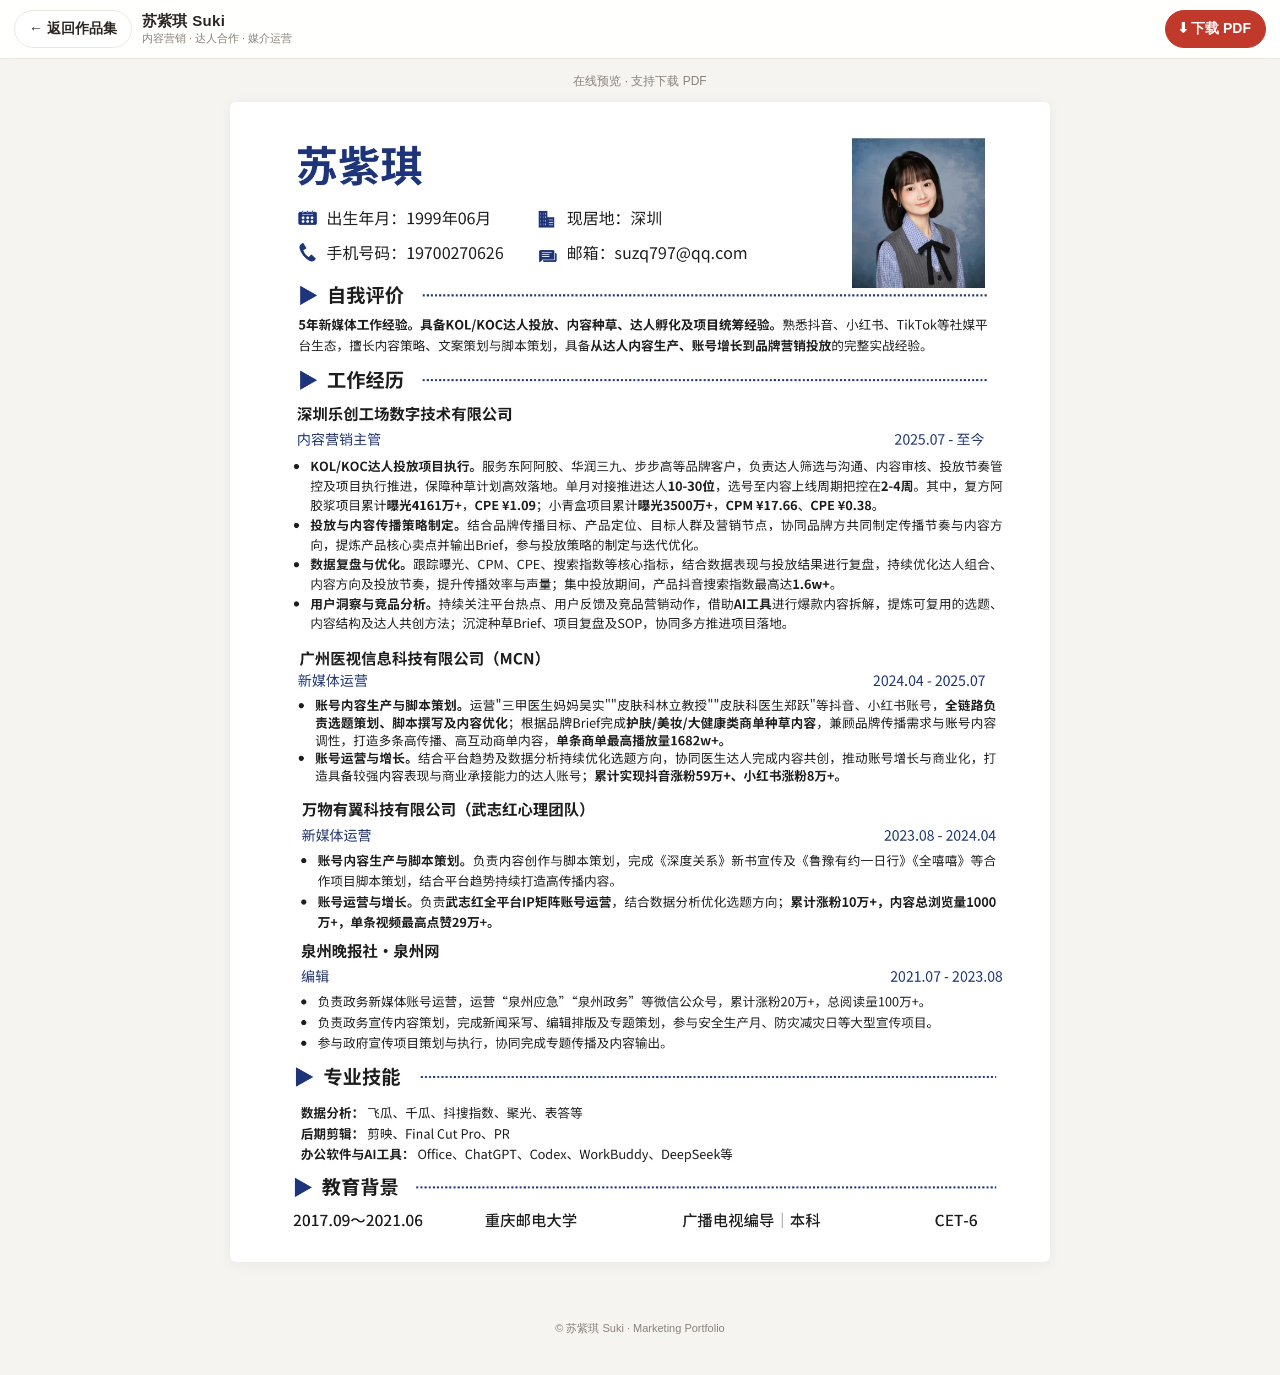
<file: resume/index.html>
<!DOCTYPE html>
<html lang="zh-CN">
<head>
  <meta charset="UTF-8" />
  <meta name="viewport" content="width=device-width, initial-scale=1, viewport-fit=cover" />
  <title>苏紫琪 Suki · 简历预览</title>
  <meta name="robots" content="noindex" />
  <link rel="icon" href="data:," />
  <!-- 进入页面即开始拉取预览图（与 PDF 同源渲染，框架先出现、图片随后秒显，无需 PDF.js） -->
  <link rel="preload" as="image" href="resume-preview-2135d505.webp" type="image/webp" />
  <style>
    :root {
      --bg: #f6f4f1;
      --card: #ffffff;
      --ink: #2b2622;
      --muted: #8a817a;
      --line: #ece7e1;
      --brand: #c0392b;
      --brand-d: #9c2c20;
    }
    * { box-sizing: border-box; }
    html, body { margin: 0; padding: 0; }
    body {
      background: var(--bg);
      color: var(--ink);
      font-family: -apple-system, BlinkMacSystemFont, "PingFang SC", "Hiragino Sans GB",
        "Microsoft YaHei", "Segoe UI", Roboto, Helvetica, Arial, sans-serif;
      -webkit-font-smoothing: antialiased;
      overflow-x: hidden;
    }
    .topbar {
      position: sticky; top: 0; z-index: 20;
      display: flex; align-items: center; gap: 10px;
      padding: 10px 14px calc(10px + env(safe-area-inset-top, 0px));
      padding-top: calc(10px + env(safe-area-inset-top, 0px));
      background: rgba(255,255,255,0.92);
      backdrop-filter: saturate(180%) blur(8px);
      -webkit-backdrop-filter: saturate(180%) blur(8px);
      border-bottom: 1px solid var(--line);
    }
    .topbar .title { font-weight: 700; font-size: 15px; margin-right: auto; letter-spacing: .3px; }
    .topbar .title small { display:block; font-weight:500; color: var(--muted); font-size: 11px; letter-spacing:0; }
    .btn {
      appearance: none; border: 1px solid var(--line); background: #fff; color: var(--ink);
      font-size: 14px; font-weight: 600; padding: 9px 14px; border-radius: 999px;
      cursor: pointer; white-space: nowrap; transition: transform .12s ease, background .12s ease;
      text-decoration: none; display: inline-flex; align-items: center; gap: 5px;
    }
    .btn:active { transform: scale(.96); }
    .btn-primary { background: var(--brand); border-color: var(--brand); color: #fff; }
    .btn-primary:active { background: var(--brand-d); }
    .btn[disabled] { opacity: .6; pointer-events: none; }

    .stage { padding: 14px 12px 48px; }
    .hint { text-align: center; color: var(--muted); font-size: 12px; margin: 0 0 12px; }

    #pdf-container { max-width: 820px; margin: 0 auto; }
    #pdf-container img {
      display: block; margin: 0 auto; width: 100%; height: auto;
      background: #fff; box-shadow: 0 2px 14px rgba(0,0,0,.06); border-radius: 6px;
    }

    .status {
      max-width: 820px; margin: 40px auto; text-align: center; color: var(--muted);
      font-size: 14px; padding: 24px;
    }
    .status .spin {
      width: 26px; height: 26px; margin: 0 auto 12px; border-radius: 50%;
      border: 3px solid var(--line); border-top-color: var(--brand);
      animation: spin 0.8s linear infinite;
    }
    .status.err { color: var(--brand-d); }
    @keyframes spin { to { transform: rotate(360deg); } }

    .footer-note { text-align:center; color: var(--muted); font-size: 11px; padding: 0 16px 28px; }
  </style>
</head>
<body>
  <div class="topbar">
    <a class="btn" id="btn-back" href="../">← 返回作品集</a>
    <div class="title">苏紫琪 Suki<small>内容营销 · 达人合作 · 媒介运营</small></div>
    <a class="btn btn-primary" id="btn-download" href="苏紫琪-简历-2135d505.pdf" download="苏紫琪-简历.pdf">⬇ 下载 PDF</a>
  </div>

  <div class="stage">
    <p class="hint">在线预览 · 支持下载 PDF</p>
    <div id="status" class="status"><div class="spin"></div>正在加载简历…</div>
    <div id="pdf-container">
      <picture>
        <source srcset="resume-preview-2135d505.webp" type="image/webp">
        <img id="resume-img" src="resume-preview-2135d505.png" alt="苏紫琪 简历预览" width="1489" height="2106">
      </picture>
    </div>
  </div>
  <p class="footer-note">© 苏紫琪 Suki · Marketing Portfolio</p>

  <script>
    /* 极小脚本：仅负责「图片加载完成即隐藏加载态」「返回」与「图片缺失兜底」。
       所有渲染均为静态 <img>，与 PDF.js 完全解耦，首屏框架（顶栏/按钮/提示）立即出现。 */
    (function () {
      var statusEl = document.getElementById("status");
      var img = document.getElementById("resume-img");
      function hideStatus() { if (statusEl) statusEl.style.display = "none"; }
      if (img.complete && img.naturalWidth > 0) {
        hideStatus(); // 已缓存，立即隐藏
      } else {
        img.addEventListener("load", hideStatus);
        img.addEventListener("error", function () {
          statusEl.className = "status err";
          statusEl.innerHTML = "简历图片加载失败，请点击右上角「下载 PDF」查看完整文件。";
        });
      }
      var back = document.getElementById("btn-back");
      back.addEventListener("click", function (e) {
        e.preventDefault();
        try {
          if (document.referrer && document.referrer.indexOf(location.origin) === 0 && history.length > 1) {
            history.back();
          } else {
            location.href = "../";
          }
        } catch (_) { location.href = "../"; }
      });
    })();
  </script>
</body>
</html>
</file>
